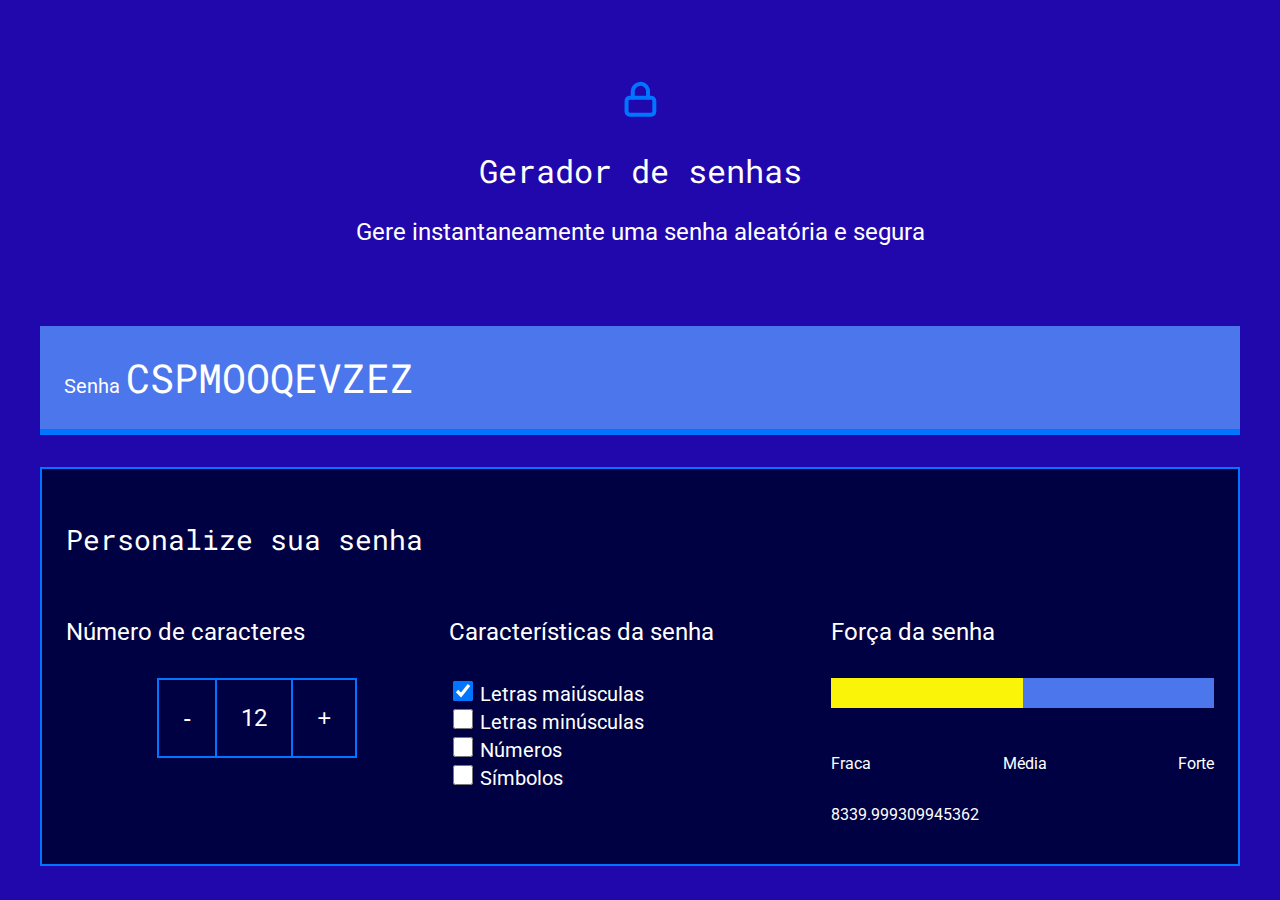
<file: index.html>
<!DOCTYPE html>
<html lang="pt-br">

<head>
    <meta charset="UTF-8">
    <meta name="viewport" content="width=device-width, initial-scale=1.0">
    <title>Gerador de senha</title>
    <link rel="stylesheet" href="style.css">
</head>

<body>
    <section class="conteudo">
        <div class="conteudo-titulo">
            <img src="unlock.svg" alt="cadeado fechado">
            <h2 class="titulo-principal">Gerador de senhas</h2>
            <h3 class="titulo-secundario">Gere instantaneamente uma senha aleatória e segura</h3>
        </div>
        <div class="conteudo-senha">
            <label for="senha">Senha</label>
            <input name="senha" type="text" id="campo-senha" readonly>
        </div>
        <div class="parametro">
            <h3 class="parametro-titulo">Personalize sua senha</h3>
            <div class="parametro-coluna__senha">
                <div class="parametro-senha">
                    <h4 class="parametro-senha__titulo">Número de caracteres</h4>
                    <div class="parametro-senha-botoes">
                        <button class="parametro-senha__botao">-</button>
                        <p class="parametro-senha__texto">12</p>
                        <button class="parametro-senha__botao">+</button>
                    </div>
                </div>               
                <div class="parametro-senha">
                    <h4 class="parametro-senha__titulo">Características da senha</h4>
                    <div class="parametro-senha-checkbox">
                        <input name="maiusculo" type="checkbox" class="checkbox" checked>
                        <label for="maiusculo">Letras maiúsculas</label>
                    </div>
                    <div class="parametro-senha-checkbox">
                        <input name="minusculo" type="checkbox" class="checkbox">
                        <label for="minusculo">Letras minúsculas</label>
                    </div>
                    <div class="parametro-senha-checkbox">
                        <input name="numero" type="checkbox" class="checkbox">
                        <label for="numero">Números</label>
                    </div>
                    <div class="parametro-senha-checkbox">
                        <input name="simbolo" type="checkbox" class="checkbox">
                        <label for="simbolo">Símbolos</label>
                    </div>
                </div>
                <div class="parametro-senha">
                    <h4 class="parametro-senha__titulo">Força da senha</h4>
                    <div class="barra"></div>
                    <div class="forca fraca"></div>
                    <div class="parametro-senha-textos">
                        <p>Fraca</p>
                        <p>Média</p>
                        <p>Forte</p>
                    </div>
                    <p class="entropia"></p>
                </div>
            </div>
        </div>
    </section>
    <script src="main.js"></script>
</body> 
</html>
</file>
<file: style.css>
@import url('https://fonts.googleapis.com/css2?family=Roboto&family=Roboto+Mono&display=swap');

:root{
    --branco: white;
    --cor-de-fundo: #2108ad;
    --fundo-senha: #4c76eb;
    --fundo-texto: #000142;
    --borda: #0075FF;
    --roboto: 'Roboto', sans-serif;
    --roboto-mono: 'Roboto Mono', monospace;
}

*{
    font-weight: 400;
}

body{
    color: var(--branco);
    background-color: var(--cor-de-fundo);
    font-family: var(--roboto);
}

.titulo-principal{
    font-family: var(--roboto-mono);
    font-size: 32px;
}

.titulo-secundario{
    font-size: 24px;
}

.conteudo-titulo{
    text-align: center;
    margin-top: 80px;
}

.conteudo-senha{
    margin-top: 80px; 
    background: var(--fundo-senha);
    padding: 24px;
    border-bottom: 6px solid var(--borda);
}

#campo-senha{
    background-color: var(--fundo-senha);
    border: none;
    color: var(--branco);
    font-family: var(--roboto-mono);
    font-size: 40px;
    width: 70%;
}

#campo-senha:focus{
    outline: none;
}

.conteudo{
    max-width: 1200px;
    margin: 0 auto;
}

.parametro{
    background-color: var(--fundo-texto);
    border: 2px solid var(--borda);
    margin-top: 32px;
    padding: 24px;
}

.parametro-titulo{
    font-family: var(--roboto-mono);
    font-size: 28px;
}

.parametro-senha__titulo{
    font-size:24px;
}

.parametro-coluna__senha{
    display: flex;
    flex-direction: column;
    justify-content: center;
}
.parametro-senha{
    width: 50%;
    margin: 0 auto;
}

.parametro-senha-botoes{
    display: flex;
    justify-content: center;
}

.parametro-senha__botao{
    background-color: var(--fundo-texto);
    color: var(--branco);
    border: 2px solid var(--borda);
    padding: 24px;
    font-size: 24px;
    cursor: pointer;
}
.parametro-senha__texto{
    padding: 24px;
    border-top: 2px solid var(--borda);
    border-bottom: 2px solid var(--borda);
    margin: 0;
    font-size: 24px;
}

label{
    font-size: 20px;
}

.checkbox{
    width: 20px;
    height: 20px;
    cursor: pointer;
}

.barra{
    background-color: var(--fundo-senha);
    height: 30px;
    width: 100%;
}
.forca{
    height: 30px;
    position: relative;
    bottom: 30px;
}
.fraca{
    width: 25%;
    background-color: #E71B32; 
}
.media{
    background-color: #FAF408;
    width: 50%;
}
.forte{
    background-color: #00FF85;
    width: 100%;
}

.parametro-senha-textos{
    display: flex;
    justify-content: space-between;
}


@media screen and (min-width: 768px) {
    .parametro-coluna__senha{
        flex-direction: row;
    }
}
</file>
